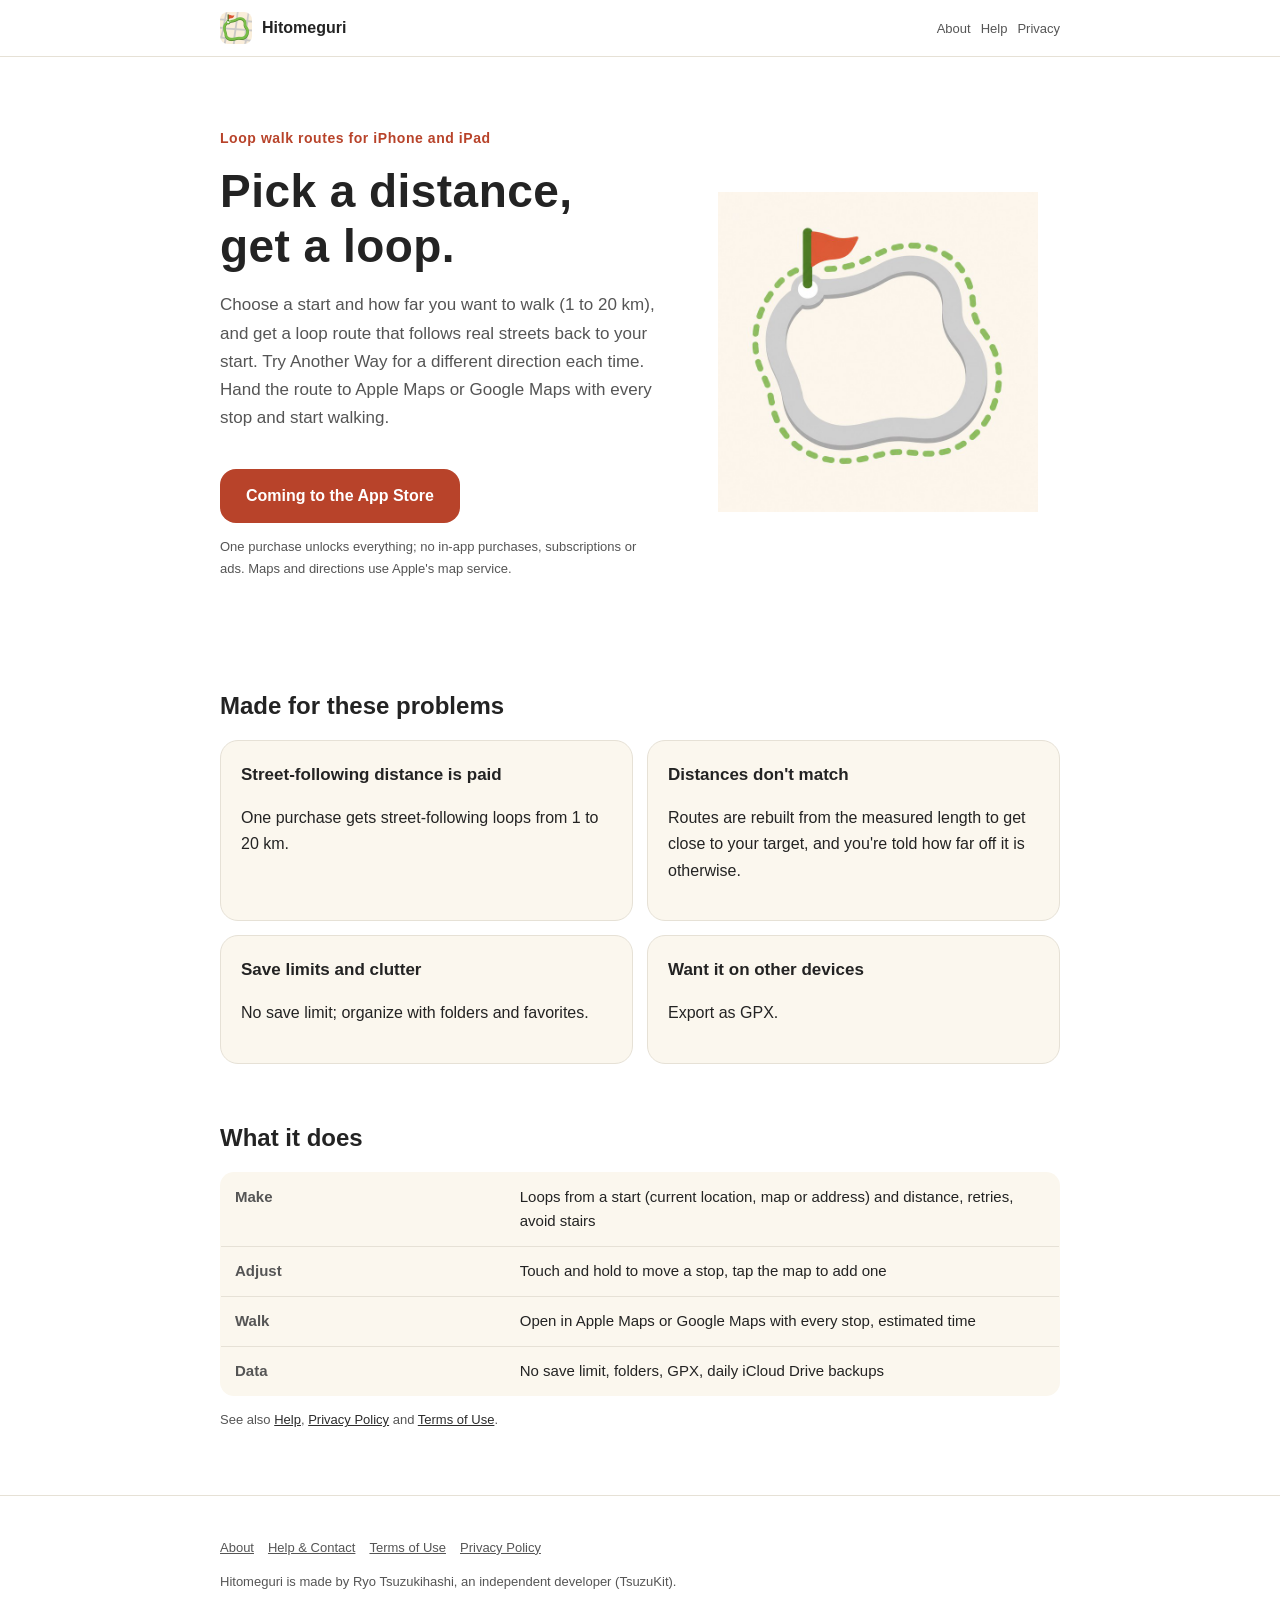
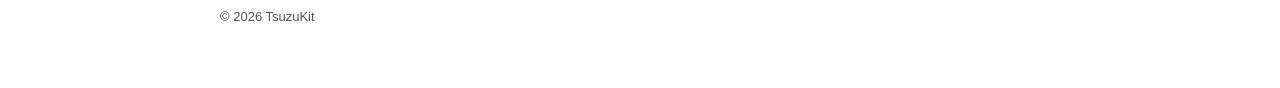
<file: index.html>
<!DOCTYPE html>
<html lang="ja" data-title-ja="ひとめぐり｜散歩コースを距離で自動作成" data-title-en="Hitomeguri | Loop walk routes">
<head>
<meta charset="UTF-8">
<meta name="viewport" content="width=device-width, initial-scale=1">
<script>(function(){var l=navigator.languages&&navigator.languages.length?navigator.languages:[navigator.language||"ja"],p="en";for(var i=0;i<l.length;i++){var c=String(l[i]).toLowerCase();if(c.indexOf("ja")===0){p="ja";break}if(c.indexOf("en")===0){p="en";break}}var d=document.documentElement;d.lang=p;var t=d.getAttribute("data-title-"+p);if(t){document.title=t}})();</script>
<title>ひとめぐり｜散歩コースを距離で自動作成</title>
<meta name="description" content="出発地と歩きたい距離を選ぶと、道に沿った周回のコースを作る。毎回ちがう道で作り直せて、マップに立ち寄り先つきで渡せる。買い切り・広告なし。 / Pick a start and a distance and get a loop route along real streets. Try another way anytime and open it in Maps with every stop. One purchase, no ads.">
<meta property="og:title" content="ひとめぐり｜散歩コースを距離で自動作成">
<meta property="og:description" content="出発地と歩きたい距離を選ぶと、道に沿った周回のコースを作る。毎回ちがう道で作り直せて、マップに立ち寄り先つきで渡せる。買い切り・広告なし。">
<meta property="og:type" content="website">
<meta property="og:url" content="https://hitomeguri.tsuzukit.com/">
<meta property="og:image" content="https://hitomeguri.tsuzukit.com/assets/og.jpg">
<link rel="icon" href="assets/icon.png">
<link rel="apple-touch-icon" href="assets/icon.png">
<link rel="stylesheet" href="style.css">
</head>
<body>
<div data-l="ja" lang="ja">
<header class="site"><div class="wrap">
<a class="brand" href="./"><img src="assets/icon.png" alt="" width="32" height="32">ひとめぐり</a>
<nav class="site"><a href="./">紹介</a><a href="support.html">使い方</a><a href="privacy.html">プライバシー</a></nav>
</div></header>
<main class="wrap">
<section class="hero">
<div>
<p class="eyebrow">iPhone・iPad の散歩コースづくり</p>
<h1>距離を選ぶと、<br>ひとまわりの道。</h1>
<p class="lead">出発地と歩きたい距離（1〜20 km）を選ぶと、道に沿って出発地に戻ってくる周回のコースを作ります。「ちがう道で作り直す」で毎回ちがう向きに。できたコースは Apple のマップか Google マップに立ち寄り先つきで渡して、そのまま歩き出せます。</p>
<a class="cta" href="#store" id="store">App Store で配信予定</a>
<p class="note">買い切りで全部の機能が使えます。アプリ内課金・サブスクリプション・広告はありません。地図と道順は Apple の地図のサービスを使います。</p>
</div>
<img src="assets/hero.jpg" alt="地図の上にひとまわりの道が描かれたイラスト" width="360">
</section>

<h2>こんな困りごとのために</h2>
<div class="grid two">
<div class="card"><h3>道沿いの距離が有料</h3><p>買い切りで、1〜20 km の道沿いのコースが作れます。</p></div>
<div class="card"><h3>距離が合わない</h3><p>道順を引いた長さを見て組み直し、目標の距離に近づけます。外れたときは何 km ずれたかを出します。</p></div>
<div class="card"><h3>保存の上限・整理</h3><p>保存は数の上限なし。フォルダとお気に入りで分けられます。</p></div>
<div class="card"><h3>ほかの機器に持ち出したい</h3><p>GPX で書き出せます。</p></div>
</div>

<h2>できること</h2>
<table>
<tr><th>作る</th><td>出発地（今いる場所・地図・住所）と距離から周回のコース・作り直し・階段を避ける</td></tr>
<tr><th>直す</th><td>立ち寄り先を長押しで動かす・地図を押して足す</td></tr>
<tr><th>歩く</th><td>Apple のマップか Google マップに立ち寄り先つきで渡す・目安の時間</td></tr>
<tr><th>データ</th><td>保存の上限なし・フォルダ・GPX・iCloud Drive の毎日の控え</td></tr>
</table>
<p class="note"><a href="support.html">使い方</a>・<a href="privacy.html">プライバシーポリシー</a>・<a href="terms.html">利用規約</a>もご覧ください。</p>
</main>
<footer class="site"><div class="wrap">
<p><a href="./">紹介</a><a href="support.html">使い方とお問い合わせ</a><a href="terms.html">利用規約</a><a href="privacy.html">プライバシーポリシー</a></p>
<p>ひとめぐりは、個人開発者の續橋涼（TsuzuKit）が作っているアプリです。</p>
<p>© 2026 TsuzuKit</p>
</div></footer>
</div>
<div data-l="en" lang="en">
<header class="site"><div class="wrap">
<a class="brand" href="./"><img src="assets/icon.png" alt="" width="32" height="32">Hitomeguri</a>
<nav class="site"><a href="./">About</a><a href="support.html">Help</a><a href="privacy.html">Privacy</a></nav>
</div></header>
<main class="wrap">
<section class="hero">
<div>
<p class="eyebrow">Loop walk routes for iPhone and iPad</p>
<h1>Pick a distance,<br>get a loop.</h1>
<p class="lead">Choose a start and how far you want to walk (1 to 20 km), and get a loop route that follows real streets back to your start. Try Another Way for a different direction each time. Hand the route to Apple Maps or Google Maps with every stop and start walking.</p>
<a class="cta" href="#store" id="store">Coming to the App Store</a>
<p class="note">One purchase unlocks everything; no in-app purchases, subscriptions or ads. Maps and directions use Apple's map service.</p>
</div>
<img src="assets/hero.jpg" alt="Illustration of a loop route drawn on a map" width="360">
</section>

<h2>Made for these problems</h2>
<div class="grid two">
<div class="card"><h3>Street-following distance is paid</h3><p>One purchase gets street-following loops from 1 to 20 km.</p></div>
<div class="card"><h3>Distances don't match</h3><p>Routes are rebuilt from the measured length to get close to your target, and you're told how far off it is otherwise.</p></div>
<div class="card"><h3>Save limits and clutter</h3><p>No save limit; organize with folders and favorites.</p></div>
<div class="card"><h3>Want it on other devices</h3><p>Export as GPX.</p></div>
</div>

<h2>What it does</h2>
<table>
<tr><th>Make</th><td>Loops from a start (current location, map or address) and distance, retries, avoid stairs</td></tr>
<tr><th>Adjust</th><td>Touch and hold to move a stop, tap the map to add one</td></tr>
<tr><th>Walk</th><td>Open in Apple Maps or Google Maps with every stop, estimated time</td></tr>
<tr><th>Data</th><td>No save limit, folders, GPX, daily iCloud Drive backups</td></tr>
</table>
<p class="note">See also <a href="support.html">Help</a>, <a href="privacy.html">Privacy Policy</a> and <a href="terms.html">Terms of Use</a>.</p>
</main>
<footer class="site"><div class="wrap">
<p><a href="./">About</a><a href="support.html">Help & Contact</a><a href="terms.html">Terms of Use</a><a href="privacy.html">Privacy Policy</a></p>
<p>Hitomeguri is made by Ryo Tsuzukihashi, an independent developer (TsuzuKit).</p>
<p>© 2026 TsuzuKit</p>
</div></footer>
</div>
</body>
</html>
</file>
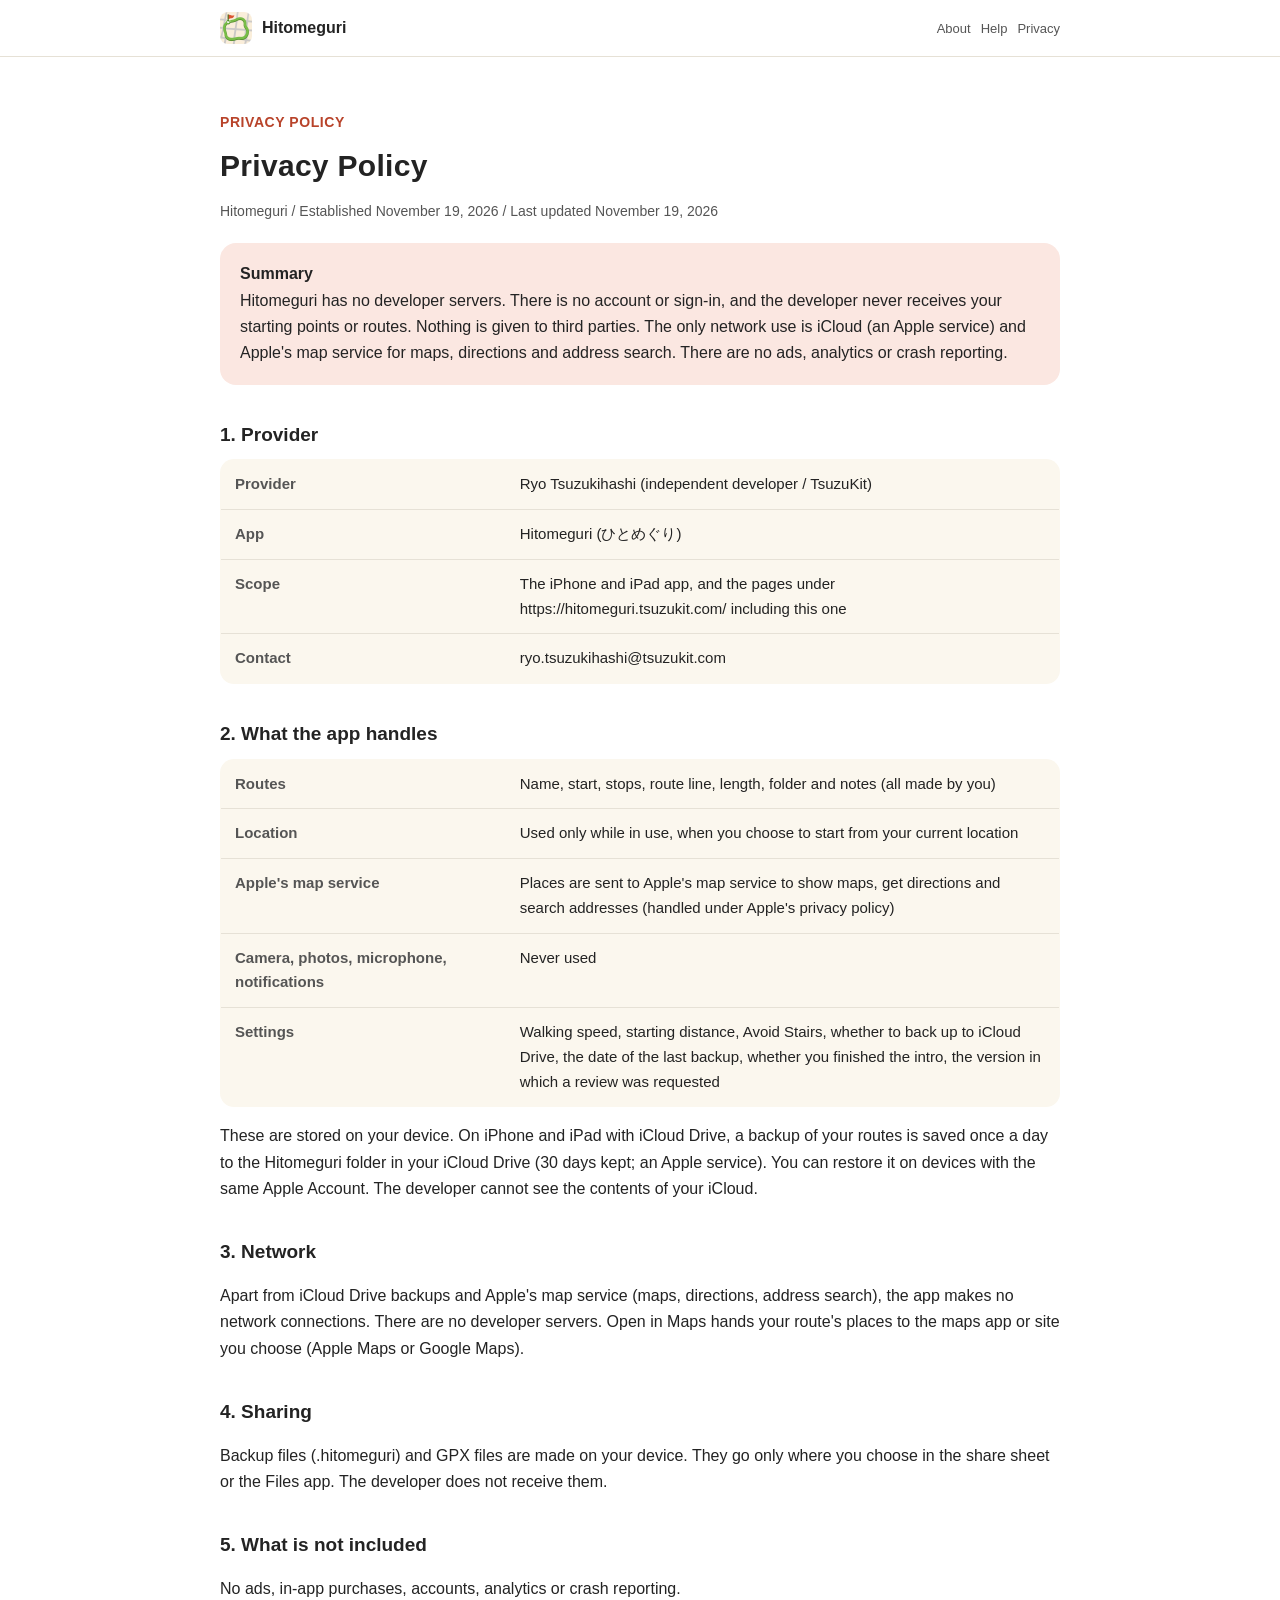
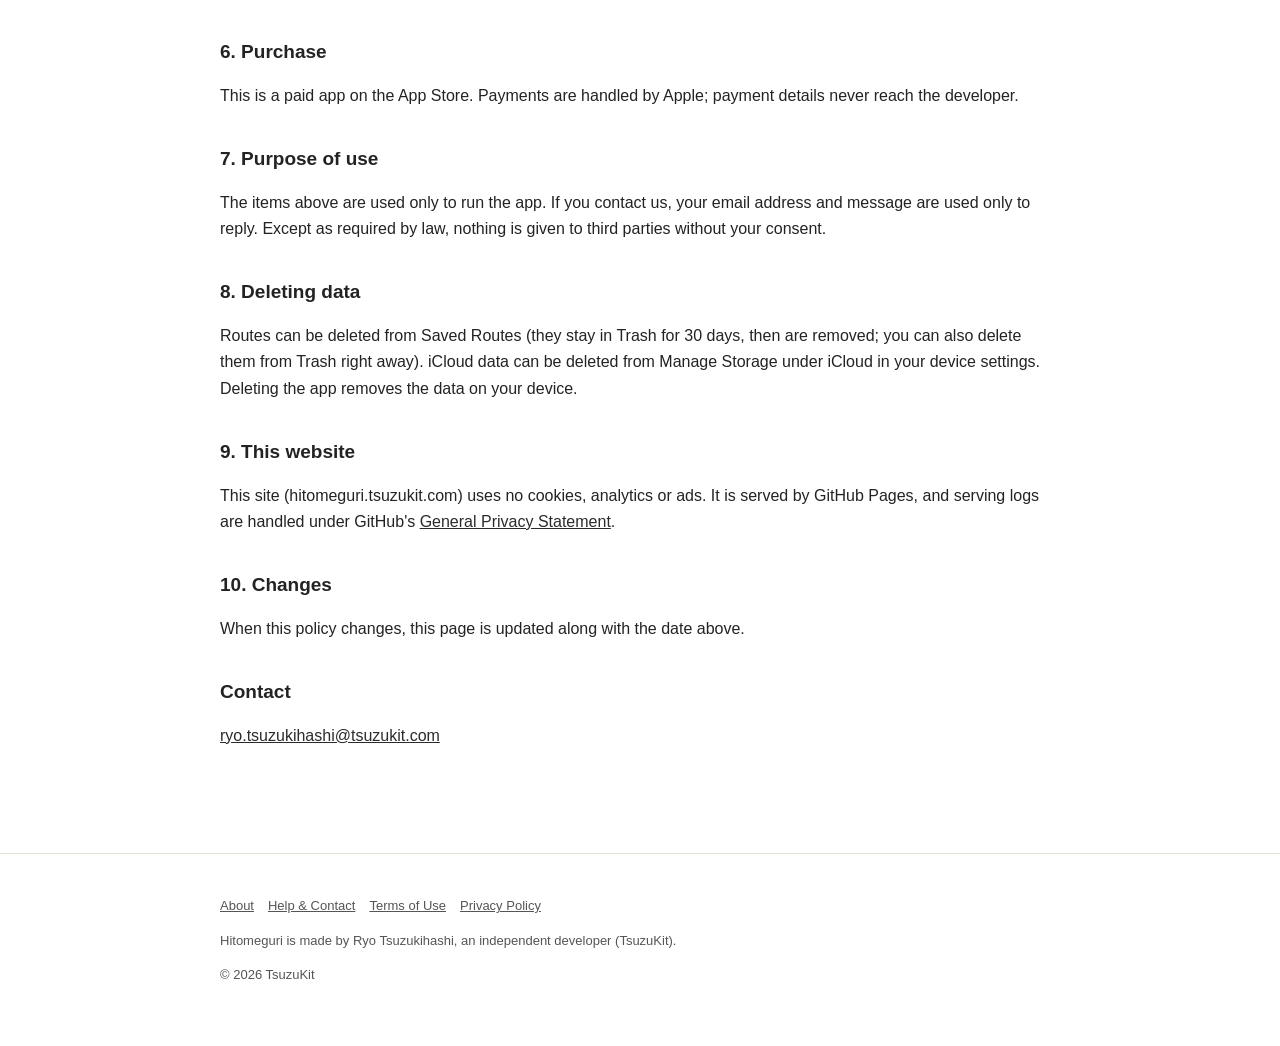
<file: privacy.html>
<!DOCTYPE html>
<html lang="ja" data-title-ja="プライバシーポリシー - ひとめぐり" data-title-en="Privacy Policy - Hitomeguri">
<head>
<meta charset="UTF-8">
<meta name="viewport" content="width=device-width, initial-scale=1">
<script>(function(){var l=navigator.languages&&navigator.languages.length?navigator.languages:[navigator.language||"ja"],p="en";for(var i=0;i<l.length;i++){var c=String(l[i]).toLowerCase();if(c.indexOf("ja")===0){p="ja";break}if(c.indexOf("en")===0){p="en";break}}var d=document.documentElement;d.lang=p;var t=d.getAttribute("data-title-"+p);if(t){document.title=t}})();</script>
<title>プライバシーポリシー - ひとめぐり</title>
<meta name="description" content="ひとめぐりのプライバシーポリシー。開発者は個人情報を集めません。出発地とコースは開発者に届きません。 / Privacy Policy for Hitomeguri. The developer collects no personal information. Your starting points and routes never reach the developer.">
<meta property="og:title" content="プライバシーポリシー - ひとめぐり">
<meta property="og:description" content="ひとめぐりのプライバシーポリシー。開発者は個人情報を集めません。出発地とコースは開発者に届きません。">
<meta property="og:type" content="website">
<meta property="og:url" content="https://hitomeguri.tsuzukit.com/privacy.html">
<meta property="og:image" content="https://hitomeguri.tsuzukit.com/assets/og.jpg">
<link rel="icon" href="assets/icon.png">
<link rel="apple-touch-icon" href="assets/icon.png">
<link rel="stylesheet" href="style.css">
</head>
<body>
<div data-l="ja" lang="ja">
<header class="site"><div class="wrap">
<a class="brand" href="./"><img src="assets/icon.png" alt="" width="32" height="32">ひとめぐり</a>
<nav class="site"><a href="./">紹介</a><a href="support.html">使い方</a><a href="privacy.html">プライバシー</a></nav>
</div></header>
<main class="wrap">
<article class="doc">
<p class="eyebrow">PRIVACY POLICY</p>
<h1>プライバシーポリシー</h1>
<p class="meta">ひとめぐり／制定日 2026年11月19日／改定日 2026年11月19日</p>
<div class="summary"><strong>このポリシーの要旨</strong><br>ひとめぐりは、開発者のサーバーを持たないアプリです。アカウント登録やログインはなく、開発者があなたの出発地やコースを受け取ることはありません。第三者に渡すこともありません。通信は iCloud（Apple のサービス）と、地図・道順・住所の検索のための Apple の地図のサービスだけです。広告、分析ツール、クラッシュを報告する仕組みは入れていません。</div>
<h2>1. 提供者</h2>
<table>
<tr><th>提供者</th><td>續橋涼（個人開発者 / TsuzuKit）</td></tr>
<tr><th>アプリ名</th><td>ひとめぐり（英語名 Hitomeguri）</td></tr>
<tr><th>対象</th><td>iPhone・iPad 向けアプリと、このページを含む https://hitomeguri.tsuzukit.com/ 配下のページ</td></tr>
<tr><th>連絡先</th><td>ryo.tsuzukihashi@tsuzukit.com</td></tr>
</table>
<h2>2. アプリが扱うもの</h2>
<table>
<tr><th>コース</th><td>名前・出発地・立ち寄り先・道順の線・長さ・フォルダ・メモ（どれもあなたが作ったもの）</td></tr>
<tr><th>位置</th><td>「今いる場所から作る」を選んだときだけ、使用中に使います</td></tr>
<tr><th>Apple の地図のサービス</th><td>地図を出す・道順を引く・住所を探すときに、その場所を Apple の地図のサービスに送ります（Apple のプライバシーポリシーに従って扱われます）</td></tr>
<tr><th>カメラ・写真・マイク・通知</th><td>使いません</td></tr>
<tr><th>アプリの設定</th><td>歩く速さ・距離の初め・階段を避けるか・iCloud Drive に控えるか・最後に控えた日・案内を終えたかどうか・レビューのお願いを出した版</td></tr>
</table>
<p>これらは端末の中に保存します。iCloud Drive が使える iPhone・iPad では、コースの控えを毎日1回あなたの iCloud Drive の「Hitomeguri」のフォルダに置きます（30 日分。Apple のサービス）。同じ Apple アカウントの端末から戻せます。開発者は、あなたの iCloud の中身を見ることはできません。</p>
<h2>3. 通信</h2>
<p>iCloud Drive への控えと、Apple の地図のサービス（地図・道順・住所の検索）のほかに、通信はしません。開発者のサーバーはありません。［マップで開く］を押すと、選んだマップのアプリやサイト（Apple のマップか Google マップ）にコースの場所を渡します。</p>
<h2>4. 書き出し</h2>
<p>控えのファイル（.hitomeguri）と GPX は端末の中で作ります。送り先は、あなたが共有の画面やファイル App で選んだ場所です。開発者には届きません。</p>
<h2>5. 入れていないもの</h2>
<p>広告・アプリ内課金・アカウント登録・分析ツール・クラッシュの報告は入れていません。</p>
<h2>6. 購入</h2>
<p>本アプリは App Store の有料アプリです。お支払いは Apple が処理し、支払いの情報は開発者には届きません。</p>
<h2>7. 情報を使う目的</h2>
<p>上のものは、アプリを動かすためだけに使います。お問い合わせをいただいたときは、メールアドレスと内容をお返事のためだけに使います。法令にもとづく場合を除き、本人の同意なく第三者に渡すことはありません。</p>
<h2>8. 消したいとき</h2>
<p>コースは保存したコースの一覧から消せます（ゴミ箱に 30 日残り、そのあと消えます。ゴミ箱からすぐに消すこともできます）。iCloud の記録は、端末の設定の iCloud の「ストレージを管理」から消せます。アプリを消すと、端末の中のデータは消えます。</p>
<h2>9. このウェブサイトについて</h2>
<p>このサイト（hitomeguri.tsuzukit.com）は、Cookie も、アクセスを計測する仕組みも、広告も使っていません。サイトは GitHub Pages で配信しており、配信の記録は GitHub の <a href="https://docs.github.com/ja/site-policy/privacy-policies/github-general-privacy-statement">プライバシーについての声明</a> に沿って扱われます。</p>
<h2>10. 改定</h2>
<p>このポリシーを変えるときは、このページを書きかえ、上の改定日を新しくします。</p>
<h2>お問い合わせ</h2>
<p><a href="mailto:ryo.tsuzukihashi@tsuzukit.com">ryo.tsuzukihashi@tsuzukit.com</a></p>
</article>
</main>
<footer class="site"><div class="wrap">
<p><a href="./">紹介</a><a href="support.html">使い方とお問い合わせ</a><a href="terms.html">利用規約</a><a href="privacy.html">プライバシーポリシー</a></p>
<p>ひとめぐりは、個人開発者の續橋涼（TsuzuKit）が作っているアプリです。</p>
<p>© 2026 TsuzuKit</p>
</div></footer>
</div>
<div data-l="en" lang="en">
<header class="site"><div class="wrap">
<a class="brand" href="./"><img src="assets/icon.png" alt="" width="32" height="32">Hitomeguri</a>
<nav class="site"><a href="./">About</a><a href="support.html">Help</a><a href="privacy.html">Privacy</a></nav>
</div></header>
<main class="wrap">
<article class="doc">
<p class="eyebrow">PRIVACY POLICY</p>
<h1>Privacy Policy</h1>
<p class="meta">Hitomeguri / Established November 19, 2026 / Last updated November 19, 2026</p>
<div class="summary"><strong>Summary</strong><br>Hitomeguri has no developer servers. There is no account or sign-in, and the developer never receives your starting points or routes. Nothing is given to third parties. The only network use is iCloud (an Apple service) and Apple's map service for maps, directions and address search. There are no ads, analytics or crash reporting.</div>
<h2>1. Provider</h2>
<table>
<tr><th>Provider</th><td>Ryo Tsuzukihashi (independent developer / TsuzuKit)</td></tr>
<tr><th>App</th><td>Hitomeguri (ひとめぐり)</td></tr>
<tr><th>Scope</th><td>The iPhone and iPad app, and the pages under https://hitomeguri.tsuzukit.com/ including this one</td></tr>
<tr><th>Contact</th><td>ryo.tsuzukihashi@tsuzukit.com</td></tr>
</table>
<h2>2. What the app handles</h2>
<table>
<tr><th>Routes</th><td>Name, start, stops, route line, length, folder and notes (all made by you)</td></tr>
<tr><th>Location</th><td>Used only while in use, when you choose to start from your current location</td></tr>
<tr><th>Apple's map service</th><td>Places are sent to Apple's map service to show maps, get directions and search addresses (handled under Apple's privacy policy)</td></tr>
<tr><th>Camera, photos, microphone, notifications</th><td>Never used</td></tr>
<tr><th>Settings</th><td>Walking speed, starting distance, Avoid Stairs, whether to back up to iCloud Drive, the date of the last backup, whether you finished the intro, the version in which a review was requested</td></tr>
</table>
<p>These are stored on your device. On iPhone and iPad with iCloud Drive, a backup of your routes is saved once a day to the Hitomeguri folder in your iCloud Drive (30 days kept; an Apple service). You can restore it on devices with the same Apple Account. The developer cannot see the contents of your iCloud.</p>
<h2>3. Network</h2>
<p>Apart from iCloud Drive backups and Apple's map service (maps, directions, address search), the app makes no network connections. There are no developer servers. Open in Maps hands your route's places to the maps app or site you choose (Apple Maps or Google Maps).</p>
<h2>4. Sharing</h2>
<p>Backup files (.hitomeguri) and GPX files are made on your device. They go only where you choose in the share sheet or the Files app. The developer does not receive them.</p>
<h2>5. What is not included</h2>
<p>No ads, in-app purchases, accounts, analytics or crash reporting.</p>
<h2>6. Purchase</h2>
<p>This is a paid app on the App Store. Payments are handled by Apple; payment details never reach the developer.</p>
<h2>7. Purpose of use</h2>
<p>The items above are used only to run the app. If you contact us, your email address and message are used only to reply. Except as required by law, nothing is given to third parties without your consent.</p>
<h2>8. Deleting data</h2>
<p>Routes can be deleted from Saved Routes (they stay in Trash for 30 days, then are removed; you can also delete them from Trash right away). iCloud data can be deleted from Manage Storage under iCloud in your device settings. Deleting the app removes the data on your device.</p>
<h2>9. This website</h2>
<p>This site (hitomeguri.tsuzukit.com) uses no cookies, analytics or ads. It is served by GitHub Pages, and serving logs are handled under GitHub's <a href="https://docs.github.com/en/site-policy/privacy-policies/github-general-privacy-statement">General Privacy Statement</a>.</p>
<h2>10. Changes</h2>
<p>When this policy changes, this page is updated along with the date above.</p>
<h2>Contact</h2>
<p><a href="mailto:ryo.tsuzukihashi@tsuzukit.com">ryo.tsuzukihashi@tsuzukit.com</a></p>
</article>
</main>
<footer class="site"><div class="wrap">
<p><a href="./">About</a><a href="support.html">Help & Contact</a><a href="terms.html">Terms of Use</a><a href="privacy.html">Privacy Policy</a></p>
<p>Hitomeguri is made by Ryo Tsuzukihashi, an independent developer (TsuzuKit).</p>
<p>© 2026 TsuzuKit</p>
</div></footer>
</div>
</body>
</html>
</file>
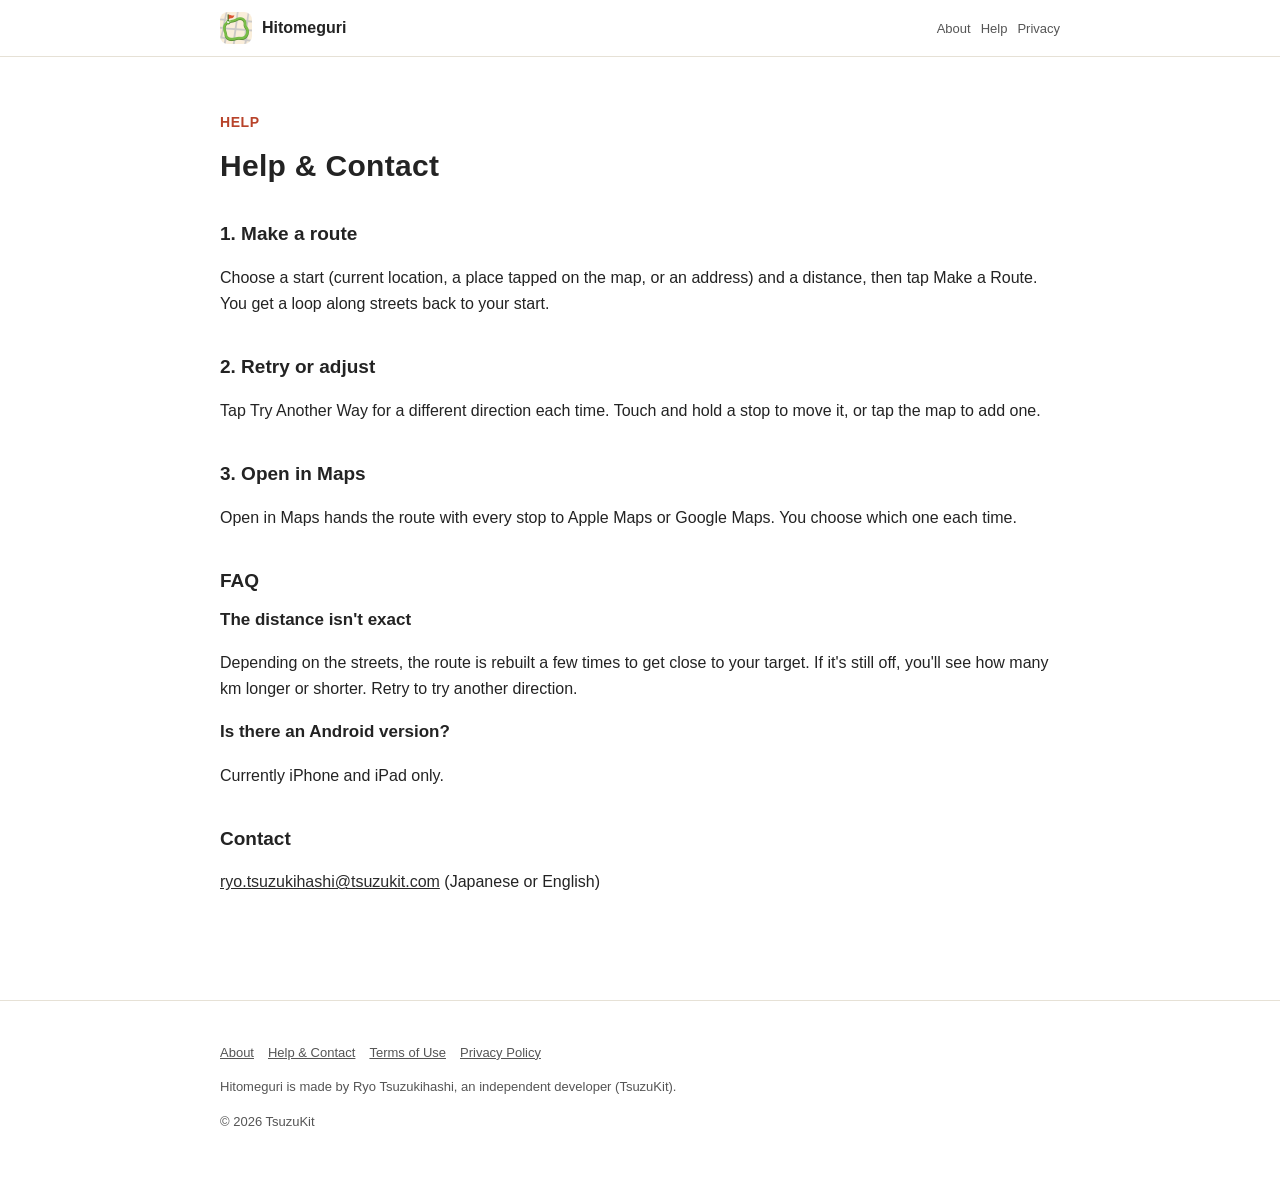
<file: support.html>
<!DOCTYPE html>
<html lang="ja" data-title-ja="使い方とお問い合わせ - ひとめぐり" data-title-en="Help &amp; Contact - Hitomeguri">
<head>
<meta charset="UTF-8">
<meta name="viewport" content="width=device-width, initial-scale=1">
<script>(function(){var l=navigator.languages&&navigator.languages.length?navigator.languages:[navigator.language||"ja"],p="en";for(var i=0;i<l.length;i++){var c=String(l[i]).toLowerCase();if(c.indexOf("ja")===0){p="ja";break}if(c.indexOf("en")===0){p="en";break}}var d=document.documentElement;d.lang=p;var t=d.getAttribute("data-title-"+p);if(t){document.title=t}})();</script>
<title>使い方とお問い合わせ - ひとめぐり</title>
<meta name="description" content="ひとめぐりの使い方（コースを作る・作り直す・マップで開く・保存と GPX）とよくあるご質問、お問い合わせ。 / How to use Hitomeguri (making, retrying, opening in Maps, saving and GPX), FAQ and contact.">
<meta property="og:title" content="使い方とお問い合わせ - ひとめぐり">
<meta property="og:description" content="ひとめぐりの使い方（コースを作る・作り直す・マップで開く・保存と GPX）とよくあるご質問、お問い合わせ。">
<meta property="og:type" content="website">
<meta property="og:url" content="https://hitomeguri.tsuzukit.com/support.html">
<meta property="og:image" content="https://hitomeguri.tsuzukit.com/assets/og.jpg">
<link rel="icon" href="assets/icon.png">
<link rel="apple-touch-icon" href="assets/icon.png">
<link rel="stylesheet" href="style.css">
</head>
<body>
<div data-l="ja" lang="ja">
<header class="site"><div class="wrap">
<a class="brand" href="./"><img src="assets/icon.png" alt="" width="32" height="32">ひとめぐり</a>
<nav class="site"><a href="./">紹介</a><a href="support.html">使い方</a><a href="privacy.html">プライバシー</a></nav>
</div></header>
<main class="wrap">
<article class="doc">
<p class="eyebrow">HELP</p>
<h1>使い方とお問い合わせ</h1>
<h2>1. コースを作る</h2>
<p>出発地（今いる場所・地図を押した場所・住所）と距離を選んで［コースを作る］。道に沿って出発地に戻ってくるコースができます。</p>
<h2>2. 作り直す・直す</h2>
<p>［ちがう道で作り直す］で、毎回ちがう向きのコースに。立ち寄り先は長押しで動かせ、地図を押すと足せます。</p>
<h2>3. マップで開く</h2>
<p>［マップで開く］で、Apple のマップか Google マップに立ち寄り先つきで渡します。どちらで開くかは、押すたびに選べます。</p>
<h2>よくあるご質問</h2>
<h3>距離がぴったりになりません</h3>
<p>道の形によって、目標の距離に近づけるまで数回組み直します。それでも外れたときは「〇 km 長い／短い」と出します。作り直すと別の向きで試せます。</p>
<h3>Android 版はありますか</h3>
<p>いまは iPhone・iPad だけです。</p>
<h2>お問い合わせ</h2>
<p><a href="mailto:ryo.tsuzukihashi@tsuzukit.com">ryo.tsuzukihashi@tsuzukit.com</a>（日本語・英語）</p>
</article>
</main>
<footer class="site"><div class="wrap">
<p><a href="./">紹介</a><a href="support.html">使い方とお問い合わせ</a><a href="terms.html">利用規約</a><a href="privacy.html">プライバシーポリシー</a></p>
<p>ひとめぐりは、個人開発者の續橋涼（TsuzuKit）が作っているアプリです。</p>
<p>© 2026 TsuzuKit</p>
</div></footer>
</div>
<div data-l="en" lang="en">
<header class="site"><div class="wrap">
<a class="brand" href="./"><img src="assets/icon.png" alt="" width="32" height="32">Hitomeguri</a>
<nav class="site"><a href="./">About</a><a href="support.html">Help</a><a href="privacy.html">Privacy</a></nav>
</div></header>
<main class="wrap">
<article class="doc">
<p class="eyebrow">HELP</p>
<h1>Help &amp; Contact</h1>
<h2>1. Make a route</h2>
<p>Choose a start (current location, a place tapped on the map, or an address) and a distance, then tap Make a Route. You get a loop along streets back to your start.</p>
<h2>2. Retry or adjust</h2>
<p>Tap Try Another Way for a different direction each time. Touch and hold a stop to move it, or tap the map to add one.</p>
<h2>3. Open in Maps</h2>
<p>Open in Maps hands the route with every stop to Apple Maps or Google Maps. You choose which one each time.</p>
<h2>FAQ</h2>
<h3>The distance isn't exact</h3>
<p>Depending on the streets, the route is rebuilt a few times to get close to your target. If it's still off, you'll see how many km longer or shorter. Retry to try another direction.</p>
<h3>Is there an Android version?</h3>
<p>Currently iPhone and iPad only.</p>
<h2>Contact</h2>
<p><a href="mailto:ryo.tsuzukihashi@tsuzukit.com">ryo.tsuzukihashi@tsuzukit.com</a> (Japanese or English)</p>
</article>
</main>
<footer class="site"><div class="wrap">
<p><a href="./">About</a><a href="support.html">Help & Contact</a><a href="terms.html">Terms of Use</a><a href="privacy.html">Privacy Policy</a></p>
<p>Hitomeguri is made by Ryo Tsuzukihashi, an independent developer (TsuzuKit).</p>
<p>© 2026 TsuzuKit</p>
</div></footer>
</div>
</body>
</html>
</file>
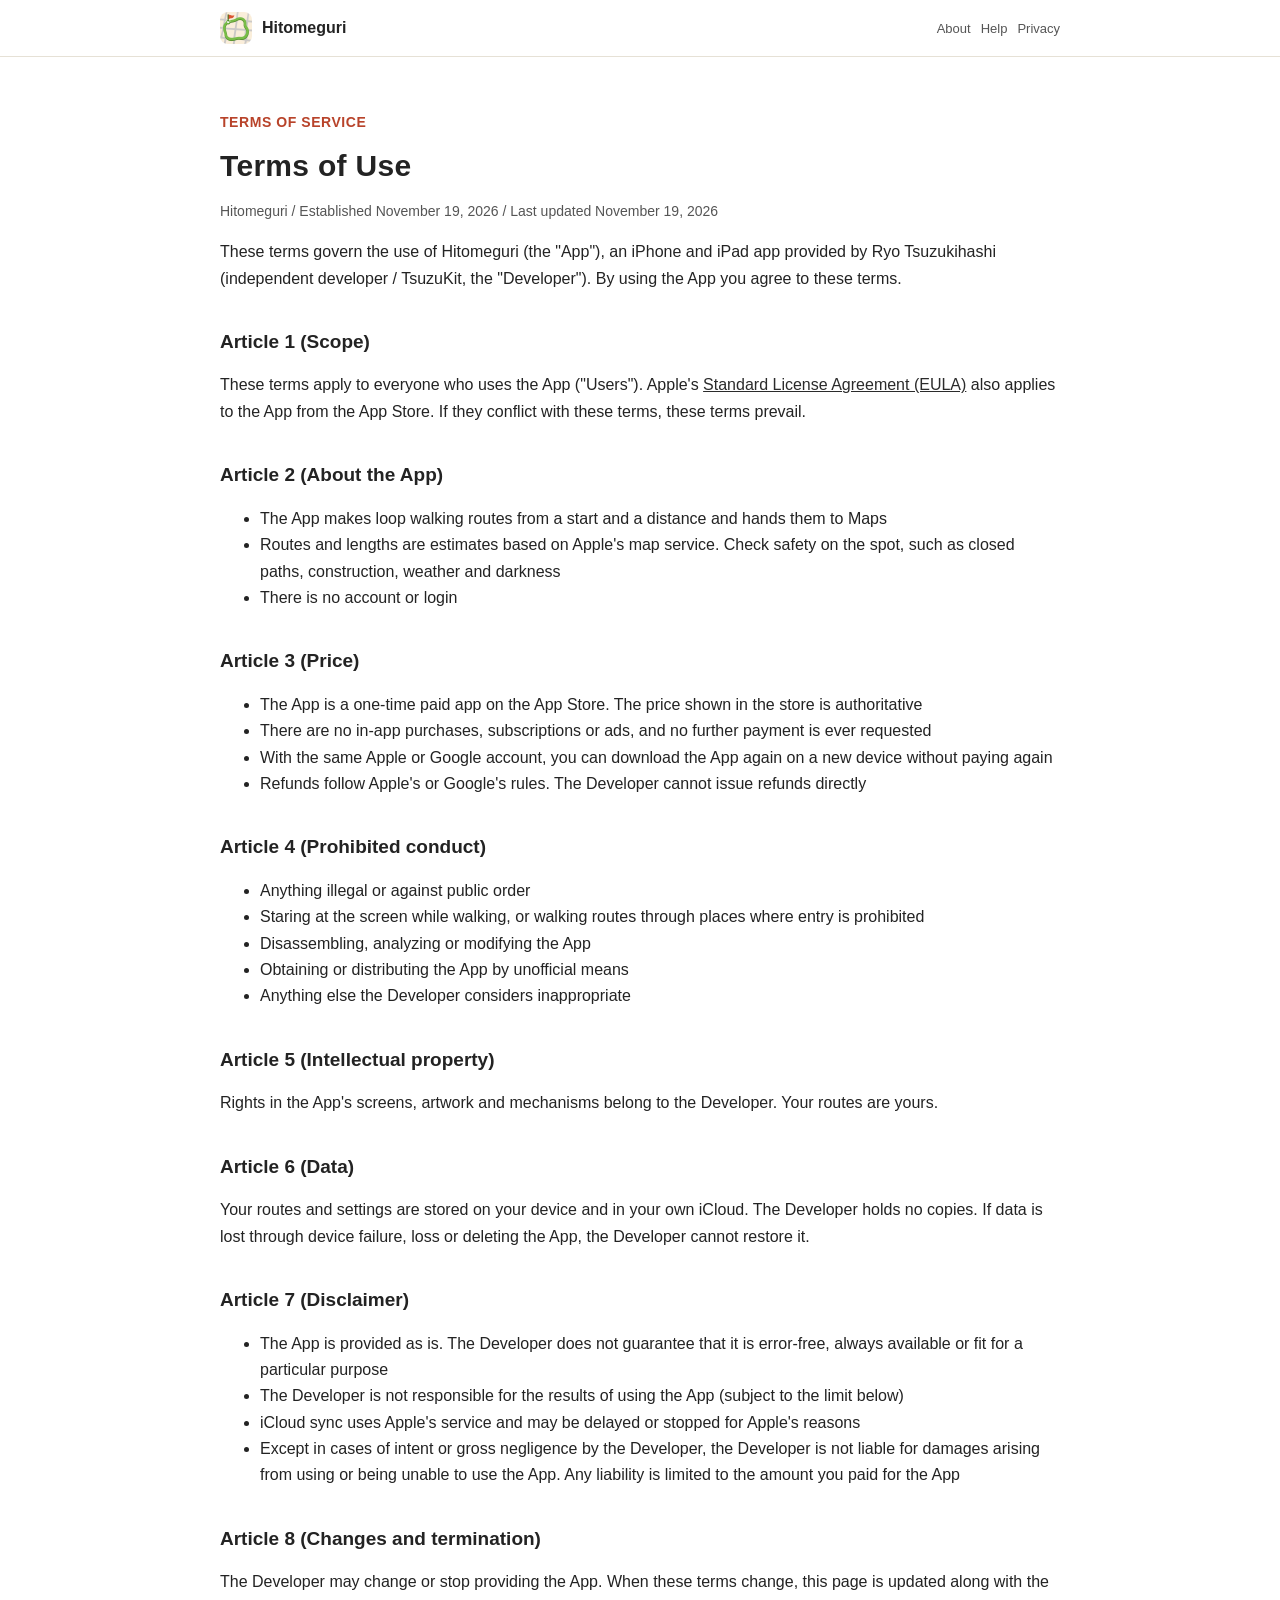
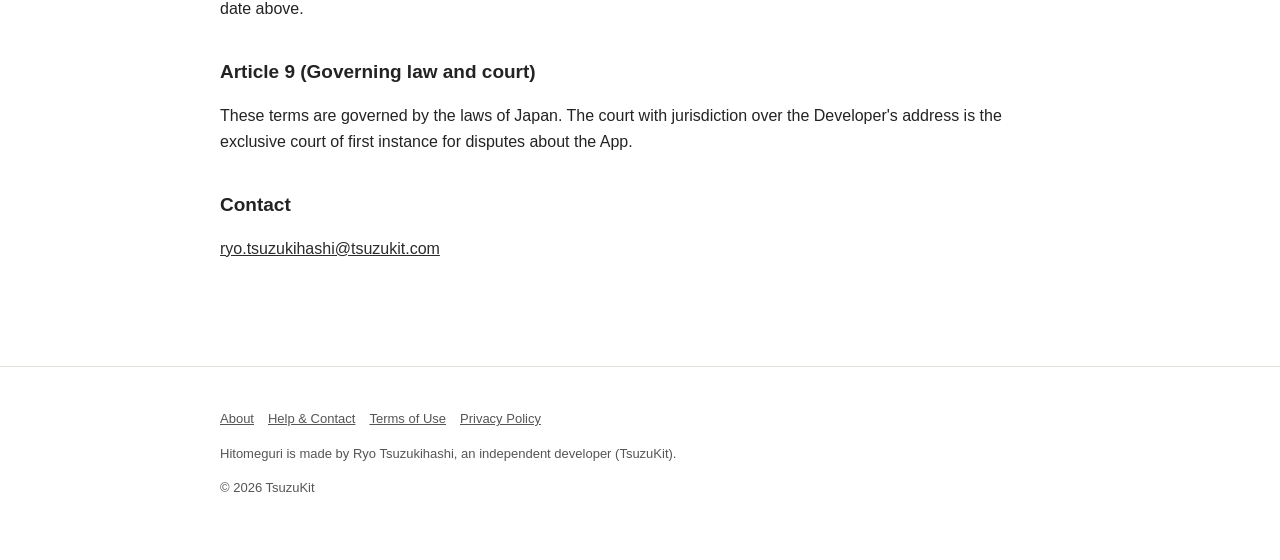
<file: terms.html>
<!DOCTYPE html>
<html lang="ja" data-title-ja="利用規約 - ひとめぐり" data-title-en="Terms of Use - Hitomeguri">
<head>
<meta charset="UTF-8">
<meta name="viewport" content="width=device-width, initial-scale=1">
<script>(function(){var l=navigator.languages&&navigator.languages.length?navigator.languages:[navigator.language||"ja"],p="en";for(var i=0;i<l.length;i++){var c=String(l[i]).toLowerCase();if(c.indexOf("ja")===0){p="ja";break}if(c.indexOf("en")===0){p="en";break}}var d=document.documentElement;d.lang=p;var t=d.getAttribute("data-title-"+p);if(t){document.title=t}})();</script>
<title>利用規約 - ひとめぐり</title>
<meta name="description" content="ひとめぐりの利用規約。 / Terms of Use for Hitomeguri.">
<meta property="og:title" content="利用規約 - ひとめぐり">
<meta property="og:description" content="ひとめぐりの利用規約。">
<meta property="og:type" content="website">
<meta property="og:url" content="https://hitomeguri.tsuzukit.com/terms.html">
<meta property="og:image" content="https://hitomeguri.tsuzukit.com/assets/og.jpg">
<link rel="icon" href="assets/icon.png">
<link rel="apple-touch-icon" href="assets/icon.png">
<link rel="stylesheet" href="style.css">
</head>
<body>
<div data-l="ja" lang="ja">
<header class="site"><div class="wrap">
<a class="brand" href="./"><img src="assets/icon.png" alt="" width="32" height="32">ひとめぐり</a>
<nav class="site"><a href="./">紹介</a><a href="support.html">使い方</a><a href="privacy.html">プライバシー</a></nav>
</div></header>
<main class="wrap">
<article class="doc">
<p class="eyebrow">TERMS OF SERVICE</p>
<h1>利用規約</h1>
<p class="meta">ひとめぐり／制定日 2026年11月19日／改定日 2026年11月19日</p>
<p>この規約は、續橋涼（個人開発者 / TsuzuKit。以下「開発者」）が提供する iPhone・iPad アプリ「ひとめぐり」（以下「本アプリ」）を使うときの決まりです。本アプリを使った時点で、この規約に同意したものとします。</p>
<h2>第1条（適用）</h2>
<p>この規約は、本アプリを使うすべての方（以下「利用者」）に適用されます。App Store から入れた本アプリには、Apple が定める<a href="https://www.apple.com/legal/internet-services/itunes/dev/stdeula/">標準のライセンス契約（EULA）</a>もあわせて適用されます。この規約とそれらが食い違うときは、この規約を優先します。</p>
<h2>第2条（本アプリについて）</h2>
<ul>
<li>本アプリは、出発地と距離から周回の散歩コースを作り、マップに渡すための道具です</li>
<li>道順と長さは Apple の地図のサービスにもとづく目安です。通れない道・工事・天気・暗さなど、歩くときの安全は、その場で確かめてください</li>
<li>アカウント登録やログインはありません</li>
</ul>
<h2>第3条（料金）</h2>
<ul>
<li>本アプリは、App Store で購入する買い切りの有料アプリです。価格はストアに表示されるものが正です</li>
<li>アプリ内課金、サブスクリプション、広告はありません。購入したあとに追加の支払いを求めることはありません</li>
<li>同じ Apple アカウント・Google アカウントであれば、機種変更やアプリの入れ直しのときに、もう一度お支払いいただかずにダウンロードできます</li>
<li>返金は Apple・Google の規定に従います。開発者が直接返金することはできません</li>
</ul>
<h2>第4条（禁止事項）</h2>
<p>本アプリを使うとき、次のことをしてはいけません。</p>
<ul>
<li>法令や公序良俗に反すること</li>
<li>歩きながら画面を見続けること・立ち入りが禁じられた場所をコースに入れて歩くこと</li>
<li>本アプリを分解・解析・改変すること</li>
<li>本アプリを正規の方法以外で入手したり、配ったりすること</li>
<li>そのほか、開発者が不適切と判断すること</li>
</ul>
<h2>第5条（知的財産）</h2>
<p>本アプリの画面・絵・仕組みについての権利は、開発者にあります。利用者が作ったコースは、利用者のものです。</p>
<h2>第6条（データ）</h2>
<p>コース・設定は、利用者の端末と、利用者の iCloud に保存されます。開発者はその記録を持っていません。端末の故障や紛失、アプリの削除などで消えても、開発者は元に戻すことができません。</p>
<h2>第7条（免責事項）</h2>
<ul>
<li>本アプリは、そのままの状態で提供します。開発者は、本アプリに誤りがないこと、いつでも使えること、特定の目的に合うことを保証しません</li>
<li>本アプリを使った結果について、開発者は責任を負いません（下の項の上限のとおり）</li>
<li>iCloud の同期は Apple のサービスを使うため、Apple の都合で遅れたり止まったりすることがあります</li>
<li>本アプリを使ったこと、または使えなかったことで利用者や周りの人に損害が生じても、開発者に故意または重大な過失がある場合を除き、開発者は責任を負いません。責任を負う場合も、利用者が本アプリに支払った金額を上限とします</li>
</ul>
<h2>第8条（変更と終了）</h2>
<p>開発者は、本アプリの内容を変えること、提供を終えることがあります。この規約を変えるときは、このページを書きかえ、上の改定日を新しくします。</p>
<h2>第9条（準拠法と裁判所）</h2>
<p>この規約は日本法に従います。本アプリについての争いは、開発者の住所地を管轄する裁判所を、第一審の専属的な合意管轄裁判所とします。</p>
<h2>お問い合わせ</h2>
<p><a href="mailto:ryo.tsuzukihashi@tsuzukit.com">ryo.tsuzukihashi@tsuzukit.com</a></p>
</article>
</main>
<footer class="site"><div class="wrap">
<p><a href="./">紹介</a><a href="support.html">使い方とお問い合わせ</a><a href="terms.html">利用規約</a><a href="privacy.html">プライバシーポリシー</a></p>
<p>ひとめぐりは、個人開発者の續橋涼（TsuzuKit）が作っているアプリです。</p>
<p>© 2026 TsuzuKit</p>
</div></footer>
</div>
<div data-l="en" lang="en">
<header class="site"><div class="wrap">
<a class="brand" href="./"><img src="assets/icon.png" alt="" width="32" height="32">Hitomeguri</a>
<nav class="site"><a href="./">About</a><a href="support.html">Help</a><a href="privacy.html">Privacy</a></nav>
</div></header>
<main class="wrap">
<article class="doc">
<p class="eyebrow">TERMS OF SERVICE</p>
<h1>Terms of Use</h1>
<p class="meta">Hitomeguri / Established November 19, 2026 / Last updated November 19, 2026</p>
<p>These terms govern the use of Hitomeguri (the "App"), an iPhone and iPad app provided by Ryo Tsuzukihashi (independent developer / TsuzuKit, the "Developer"). By using the App you agree to these terms.</p>
<h2>Article 1 (Scope)</h2>
<p>These terms apply to everyone who uses the App ("Users"). Apple's <a href="https://www.apple.com/legal/internet-services/itunes/dev/stdeula/">Standard License Agreement (EULA)</a> also applies to the App from the App Store. If they conflict with these terms, these terms prevail.</p>
<h2>Article 2 (About the App)</h2>
<ul>
<li>The App makes loop walking routes from a start and a distance and hands them to Maps</li>
<li>Routes and lengths are estimates based on Apple's map service. Check safety on the spot, such as closed paths, construction, weather and darkness</li>
<li>There is no account or login</li>
</ul>
<h2>Article 3 (Price)</h2>
<ul>
<li>The App is a one-time paid app on the App Store. The price shown in the store is authoritative</li>
<li>There are no in-app purchases, subscriptions or ads, and no further payment is ever requested</li>
<li>With the same Apple or Google account, you can download the App again on a new device without paying again</li>
<li>Refunds follow Apple's or Google's rules. The Developer cannot issue refunds directly</li>
</ul>
<h2>Article 4 (Prohibited conduct)</h2>
<ul>
<li>Anything illegal or against public order</li>
<li>Staring at the screen while walking, or walking routes through places where entry is prohibited</li>
<li>Disassembling, analyzing or modifying the App</li>
<li>Obtaining or distributing the App by unofficial means</li>
<li>Anything else the Developer considers inappropriate</li>
</ul>
<h2>Article 5 (Intellectual property)</h2>
<p>Rights in the App's screens, artwork and mechanisms belong to the Developer. Your routes are yours.</p>
<h2>Article 6 (Data)</h2>
<p>Your routes and settings are stored on your device and in your own iCloud. The Developer holds no copies. If data is lost through device failure, loss or deleting the App, the Developer cannot restore it.</p>
<h2>Article 7 (Disclaimer)</h2>
<ul>
<li>The App is provided as is. The Developer does not guarantee that it is error-free, always available or fit for a particular purpose</li>
<li>The Developer is not responsible for the results of using the App (subject to the limit below)</li>
<li>iCloud sync uses Apple's service and may be delayed or stopped for Apple's reasons</li>
<li>Except in cases of intent or gross negligence by the Developer, the Developer is not liable for damages arising from using or being unable to use the App. Any liability is limited to the amount you paid for the App</li>
</ul>
<h2>Article 8 (Changes and termination)</h2>
<p>The Developer may change or stop providing the App. When these terms change, this page is updated along with the date above.</p>
<h2>Article 9 (Governing law and court)</h2>
<p>These terms are governed by the laws of Japan. The court with jurisdiction over the Developer's address is the exclusive court of first instance for disputes about the App.</p>
<h2>Contact</h2>
<p><a href="mailto:ryo.tsuzukihashi@tsuzukit.com">ryo.tsuzukihashi@tsuzukit.com</a></p>
</article>
</main>
<footer class="site"><div class="wrap">
<p><a href="./">About</a><a href="support.html">Help & Contact</a><a href="terms.html">Terms of Use</a><a href="privacy.html">Privacy Policy</a></p>
<p>Hitomeguri is made by Ryo Tsuzukihashi, an independent developer (TsuzuKit).</p>
<p>© 2026 TsuzuKit</p>
</div></footer>
</div>
</body>
</html>
</file>
<file: style.css>
/* ひとめぐり — 白い地・墨の文字・朱の差し色（白の上で 4.5:1 以上） */
:root {
  --paper: #ffffff; --card: #fbf7ee; --ink: #232323; --sub: #555555; --line: #e6e1d6;
  --vermilion: #b8432a; --vermilion-soft: #fbe7e1; --navy: #2b2b2b; --correct: #3f7a33;
}
@media (prefers-color-scheme: dark) {
  :root { --paper: #121418; --card: #1b1e24; --ink: #eef0f4; --sub: #b4b9c4; --line: #2a2f38;
    --vermilion: #ffd45c; --vermilion-soft: #2a2618; --navy: #ffd45c; --correct: #9fd08c; }
}
* { box-sizing: border-box; }
html { -webkit-text-size-adjust: 100%; }
body { margin: 0; background: var(--paper); color: var(--ink); line-height: 1.8;
  font-family: -apple-system, BlinkMacSystemFont, "Hiragino Sans", "Hiragino Kaku Gothic ProN", "Noto Sans JP", sans-serif; }
a { color: var(--navy); }
.wrap { max-width: 880px; margin: 0 auto; padding: 0 20px; }
header.site { border-bottom: 1px solid var(--line); background: var(--paper); position: sticky; top: 0; z-index: 5; }
header.site .wrap { display: flex; align-items: center; gap: 16px; min-height: 56px; }
.brand { display: flex; align-items: center; gap: 10px; font-weight: 800; text-decoration: none; color: var(--ink); margin-right: auto; }
.brand img { width: 32px; height: 32px; border-radius: 8px; }
nav.site a { font-size: 14px; text-decoration: none; color: var(--sub); margin-left: 14px; white-space: nowrap; }
nav.site a:hover { color: var(--ink); }
.hero { padding: 56px 0 40px; display: grid; gap: 32px; align-items: center; }
@media (min-width: 760px) { .hero { grid-template-columns: 1.1fr 0.9fr; } }
.eyebrow { color: var(--vermilion); font-weight: 700; font-size: 14px; letter-spacing: 0.04em; }
h1 { font-size: clamp(30px, 6vw, 46px); line-height: 1.35; margin: 8px 0 16px; letter-spacing: 0.01em; }
h2 { font-size: 24px; margin: 56px 0 16px; line-height: 1.5; }
h3 { font-size: 17px; margin: 0 0 6px; }
.lead { font-size: 17px; color: var(--sub); }
.cta { display: inline-block; margin-top: 20px; background: var(--vermilion); color: #ffffff; font-weight: 700; text-decoration: none;
  padding: 14px 26px; border-radius: 16px; }
.note { font-size: 13px; color: var(--sub); }
.hero img { width: 100%; max-width: 320px; height: auto; justify-self: center; }
.grid { display: grid; gap: 14px; }
@media (min-width: 700px) { .grid.two { grid-template-columns: 1fr 1fr; } .grid.three { grid-template-columns: repeat(3, 1fr); } }
.card { background: var(--card); border: 1px solid var(--line); border-radius: 18px; padding: 20px; }
.card.em { background: var(--vermilion-soft); border-color: transparent; }
.steps { counter-reset: step; }
.steps .card { position: relative; padding-left: 62px; }
.steps .card::before { counter-increment: step; content: counter(step); position: absolute; left: 18px; top: 18px; width: 32px; height: 32px;
  border-radius: 50%; border: 2.5px solid var(--vermilion); color: var(--vermilion); font-weight: 800; display: grid; place-items: center; }
table { width: 100%; border-collapse: collapse; background: var(--card); border: 1px solid var(--line); border-radius: 14px; overflow: hidden; }
th, td { text-align: left; padding: 12px 14px; border-bottom: 1px solid var(--line); vertical-align: top; font-size: 15px; }
th { width: 34%; color: var(--sub); font-weight: 600; }
tr:last-child th, tr:last-child td { border-bottom: none; }
.doc { padding: 40px 0 24px; }
.doc h1 { font-size: 30px; }
.doc h2 { font-size: 19px; margin: 36px 0 10px; }
.doc .meta { color: var(--sub); font-size: 14px; }
.doc .summary { background: var(--vermilion-soft); border-radius: 16px; padding: 18px 20px; margin: 20px 0; }
details { background: var(--card); border: 1px solid var(--line); border-radius: 14px; padding: 14px 18px; }
details + details { margin-top: 10px; }
summary { font-weight: 700; cursor: pointer; }
footer.site { border-top: 1px solid var(--line); margin-top: 64px; padding: 28px 0 48px; color: var(--sub); font-size: 13px; }
footer.site a { color: var(--sub); margin-right: 14px; }
.qid { font-family: ui-monospace, SFMono-Regular, Menlo, monospace; background: var(--card); border: 1px solid var(--line);
  border-radius: 8px; padding: 2px 8px; }
/* 端末の言語に合うほうだけ見せる（build.py が両方を1ページに入れる） */
html[lang="ja"] [data-l="en"], html[lang="en"] [data-l="ja"] { display: none; }
[lang="en"] { line-height: 1.65; }
[lang="en"] h1 { line-height: 1.2; }
[lang="en"] nav.site a { font-size: 13px; margin-left: 10px; }
@media (max-width: 480px) { nav.site a { font-size: 12px; margin-left: 8px; } header.site .wrap { gap: 4px; } .brand { gap: 7px; font-size: 15px; } }
.brand { white-space: nowrap; flex-shrink: 0; }
/* 幅の狭い画面では、上の帯の「紹介」を出さない（左のアプリ名が同じ行き先） */
@media (max-width: 480px) { nav.site a:first-child { display: none; } }
</file>
